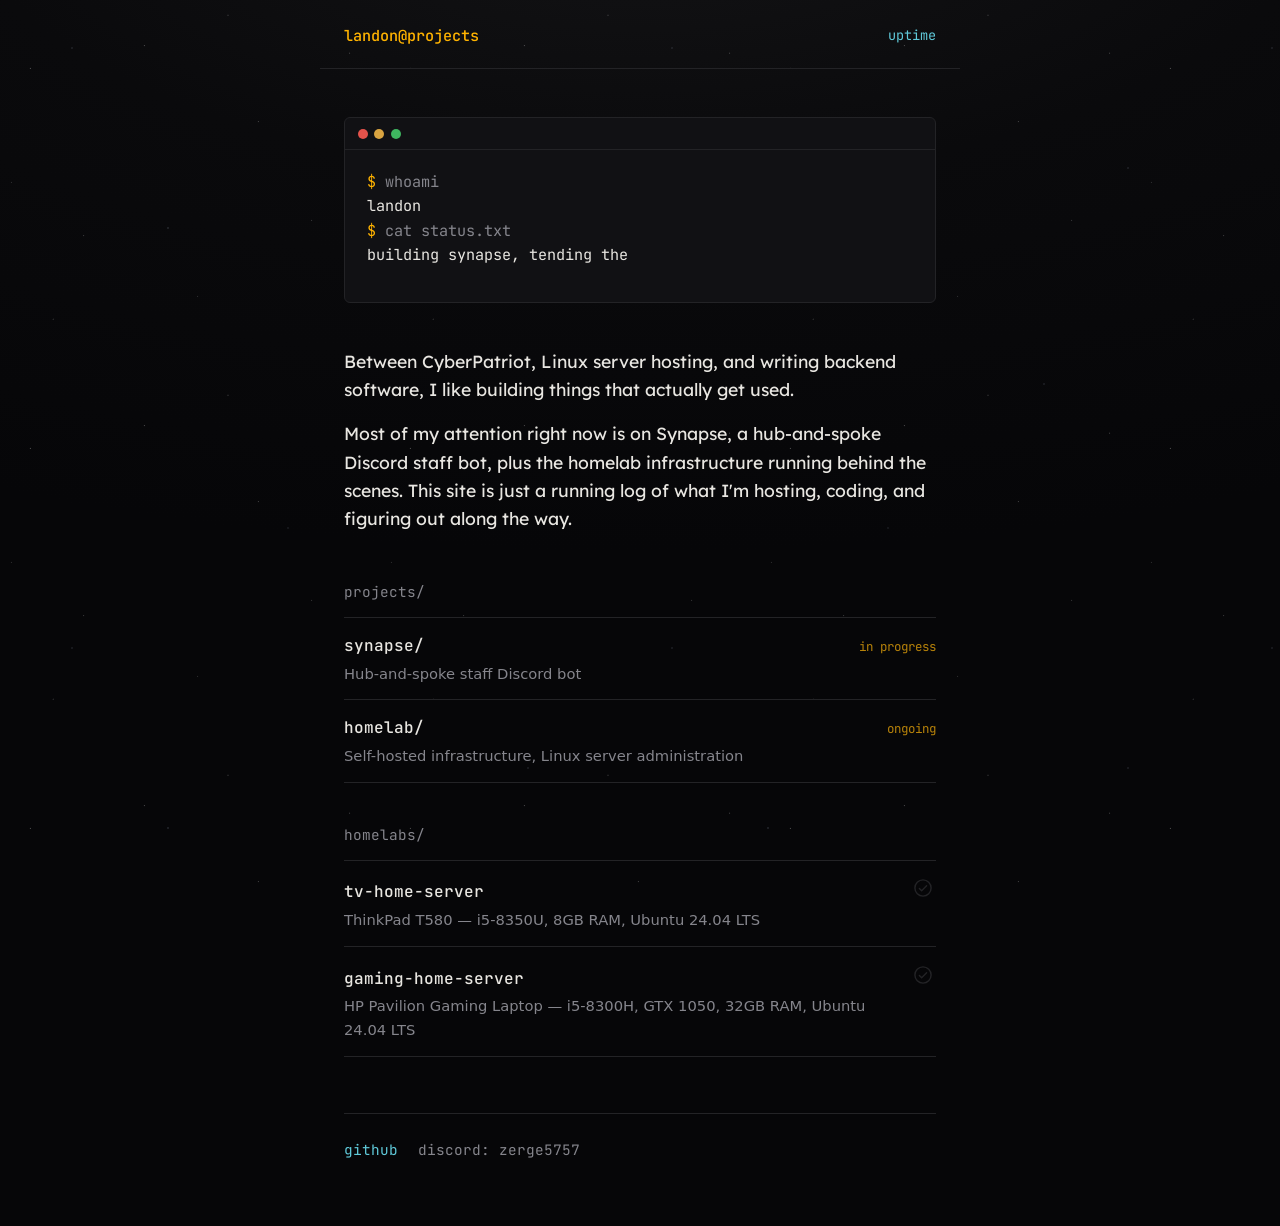
<file: index.html>
<!DOCTYPE html>
<html lang="en">
<head>
<meta charset="UTF-8">
<meta name="viewport" content="width=device-width, initial-scale=1.0">
<title>Landon Projects</title>
<meta name="description" content="Landon — backend software, Linux hosting, and Discord bots.">
<meta name="theme-color" content="#0a0a0c">
<link rel="icon" href="data:image/svg+xml,%3Csvg xmlns='http://www.w3.org/2000/svg' viewBox='0 0 32 32'%3E%3Crect width='32' height='32' rx='6' fill='%230a0a0c'/%3E%3Ctext x='7' y='23' font-family='monospace' font-size='20' fill='%23ffb300'%3E%3E%3C/text%3E%3C/svg%3E">
<meta property="og:title" content="Landon Projects">
<meta property="og:description" content="Landon — backend software, Linux hosting, and Discord bots.">
<meta property="og:type" content="website">
<meta property="og:url" content="https://landonprojects.com">
<meta name="twitter:card" content="summary">
<meta name="twitter:title" content="Landon Projects">
<meta name="twitter:description" content="Landon — backend software, Linux hosting, and Discord bots.">
<link rel="preconnect" href="https://fonts.googleapis.com">
<link rel="preconnect" href="https://fonts.gstatic.com" crossorigin>
<link href="https://fonts.googleapis.com/css2?family=JetBrains+Mono:wght@400;500;700&family=Lexend:wght@400;500&display=swap" rel="stylesheet">
<!-- Cloudflare Web Analytics: paste the <script defer src="https://static.cloudflareinsights.com/..."> snippet here -->
<style>
  :root {
    --bg: #0a0a0c;
    --bg-raised: #111114;
    --border: #232326;
    --amber: #ffb300;
    --amber-dim: #b8830a;
    --cyan: #5fc9d9;
    --text: #e8e6e1;
    --muted: #85858c;
    --mono: 'JetBrains Mono', ui-monospace, monospace;
    --accent: 'Lexend', system-ui, sans-serif;
    --sans: system-ui, sans-serif;
  }

  * { box-sizing: border-box; }

  html { color-scheme: dark; }

  body {
    margin: 0;
    position: relative;
    background: radial-gradient(ellipse 120% 55% at 50% -10%, #141416 0%, #0a0a0c 45%, #060608 100%);
    color: var(--text);
    font-family: var(--sans);
    line-height: 1.6;
    -webkit-font-smoothing: antialiased;
    min-height: 100vh;
  }

  body::before,
  body::after {
    content: '';
    position: fixed;
    inset: 0;
    pointer-events: none;
    z-index: 0;
  }

  body::before {
    background-image:
      radial-gradient(1px 1px at 8% 18%, rgba(255,255,255,0.55), transparent 100%),
      radial-gradient(1px 1px at 22% 62%, rgba(255,255,255,0.4), transparent 100%),
      radial-gradient(1px 1px at 38% 12%, rgba(255,255,255,0.5), transparent 100%),
      radial-gradient(1px 1px at 52% 78%, rgba(255,255,255,0.3), transparent 100%),
      radial-gradient(1px 1px at 68% 32%, rgba(255,255,255,0.45), transparent 100%),
      radial-gradient(1px 1px at 82% 58%, rgba(255,255,255,0.35), transparent 100%),
      radial-gradient(1px 1px at 14% 84%, rgba(255,255,255,0.4), transparent 100%),
      radial-gradient(1px 1px at 92% 14%, rgba(255,255,255,0.45), transparent 100%),
      radial-gradient(1px 1px at 3% 48%, rgba(255,255,255,0.3), transparent 100%),
      radial-gradient(1px 1px at 60% 4%, rgba(255,255,255,0.45), transparent 100%);
    background-repeat: repeat;
    background-size: 380px 380px;
    opacity: 0.55;
  }

  body::after {
    background-image:
      radial-gradient(1.5px 1.5px at 28% 38%, rgba(210,225,255,0.5), transparent 100%),
      radial-gradient(1.5px 1.5px at 74% 64%, rgba(210,225,255,0.4), transparent 100%),
      radial-gradient(1.5px 1.5px at 48% 88%, rgba(210,225,255,0.35), transparent 100%),
      radial-gradient(1.5px 1.5px at 12% 8%, rgba(210,225,255,0.4), transparent 100%),
      radial-gradient(1.5px 1.5px at 88% 28%, rgba(210,225,255,0.4), transparent 100%);
    background-repeat: repeat;
    background-size: 600px 600px;
    opacity: 0.4;
  }

  a { color: var(--cyan); text-decoration: none; border-bottom: 1px solid transparent; }
  a:hover, a:focus-visible { border-bottom-color: var(--cyan); }
  a:focus-visible, button:focus-visible { outline: 2px solid var(--amber); outline-offset: 3px; }

  .wrap {
    position: relative;
    z-index: 1;
    max-width: 640px;
    margin: 0 auto;
    padding: 3rem 1.5rem 4rem;
  }

  /* ---------- topbar ---------- */

  .topbar {
    position: relative;
    z-index: 1;
    max-width: 640px;
    margin: 0 auto;
    padding: 1.5rem 1.5rem 1.25rem;
    display: flex;
    align-items: center;
    justify-content: space-between;
    border-bottom: 1px solid var(--border);
  }

  .brand {
    font-family: var(--mono);
    font-size: 0.95rem;
    font-weight: 500;
    color: var(--amber);
    border-bottom: none;
  }

  .brand:hover, .brand:focus-visible { border-bottom: none; opacity: 0.8; }

  .topnav {
    display: flex;
    gap: 1.25rem;
    font-family: var(--mono);
    font-size: 0.85rem;
  }

  /* ---------- terminal hero ---------- */

  .terminal {
    background: var(--bg-raised);
    border: 1px solid var(--border);
    border-radius: 6px;
    overflow: hidden;
    font-family: var(--mono);
    font-size: 0.95rem;
  }

  .terminal-bar {
    display: flex;
    gap: 0.4rem;
    padding: 0.65rem 0.8rem;
    border-bottom: 1px solid var(--border);
  }

  .dot {
    width: 10px;
    height: 10px;
    border-radius: 50%;
    transition: transform 0.15s ease, box-shadow 0.15s ease;
  }

  .dot:hover { transform: scale(1.25); }

  .dot--red { background: #e5534b; }
  .dot--red:hover { box-shadow: 0 0 6px 1px rgba(229, 83, 75, 0.65); }

  .dot--yellow { background: #d9a441; }
  .dot--yellow:hover { box-shadow: 0 0 6px 1px rgba(217, 164, 65, 0.65); }

  .dot--green { background: #3fb660; }
  .dot--green:hover { box-shadow: 0 0 6px 1px rgba(63, 182, 96, 0.65); }

  .terminal-body {
    padding: 1.25rem 1.4rem 1.5rem;
    min-height: 9.5rem;
    white-space: pre-wrap;
    word-break: break-word;
  }

  .prompt { color: var(--amber); }
  .out { color: var(--text); }
  .dim { color: var(--muted); }

  .cursor {
    display: inline-block;
    width: 0.55em;
    height: 1em;
    background: var(--amber);
    vertical-align: text-bottom;
    animation: blink 1s steps(1) infinite;
  }

  @keyframes blink { 50% { opacity: 0; } }

  /* ---------- about ---------- */

  .about {
    margin-top: 2.75rem;
    font-family: var(--accent);
    font-size: 1.1rem;
    font-weight: 400;
    color: var(--text);
  }

  .about p { margin: 0 0 1rem; max-width: 62ch; }
  .about p:last-child { margin-bottom: 0; }

  /* ---------- projects ---------- */

  .projects { margin-top: 3rem; }

  .now { margin-top: 2.5rem; }

  /* ---------- status checkmark ---------- */

  .status-btn {
    position: relative;
    display: inline-flex;
    align-items: center;
    justify-content: center;
    width: 26px;
    height: 26px;
    padding: 0;
    border: none;
    background: none;
    cursor: pointer;
    flex-shrink: 0;
    -webkit-tap-highlight-color: transparent;
  }

  .status-icon {
    width: 18px;
    height: 18px;
  }

  .status-icon circle,
  .status-icon path {
    fill: none;
    stroke: var(--border);
    stroke-width: 1.6;
    stroke-linecap: round;
    stroke-linejoin: round;
    transition: stroke 0.2s ease;
  }

  .status-btn[data-status="up"] .status-icon circle,
  .status-btn[data-status="up"] .status-icon path { stroke: #3fb660; }

  .status-btn[data-status="down"] .status-icon circle,
  .status-btn[data-status="down"] .status-icon path { stroke: #e5534b; }

  .status-btn[data-status="late"] .status-icon circle,
  .status-btn[data-status="late"] .status-icon path { stroke: #d9a441; }

  .status-tip {
    position: absolute;
    bottom: calc(100% + 8px);
    right: 0;
    background: var(--bg-raised);
    border: 1px solid var(--border);
    color: var(--text);
    font-family: var(--mono);
    font-size: 0.75rem;
    white-space: nowrap;
    padding: 0.35rem 0.6rem;
    border-radius: 4px;
    opacity: 0;
    visibility: hidden;
    transform: translateY(4px);
    transition: opacity 0.15s ease, transform 0.15s ease, visibility 0.15s;
    pointer-events: none;
    z-index: 2;
  }

  .status-btn:hover .status-tip,
  .status-btn:focus-visible .status-tip,
  .status-btn.show-tip .status-tip {
    opacity: 1;
    visibility: visible;
    transform: translateY(0);
  }

  .section-heading {
    font-family: var(--mono);
    font-size: 0.9rem;
    color: var(--muted);
    margin: 0 0 0.9rem;
  }

  .project-row {
    display: flex;
    align-items: baseline;
    justify-content: space-between;
    gap: 1rem;
    padding: 0.9rem 0;
    border-top: 1px solid var(--border);
  }

  .project-row:last-child { border-bottom: 1px solid var(--border); }

  .project-name {
    font-family: var(--mono);
    font-weight: 500;
    color: var(--text);
  }

  .project-desc {
    color: var(--muted);
    font-size: 0.92rem;
    margin-top: 0.2rem;
  }

  .project-status {
    font-family: var(--mono);
    font-size: 0.78rem;
    color: var(--amber-dim);
    white-space: nowrap;
    flex-shrink: 0;
  }

  /* ---------- footer ---------- */

  footer {
    margin-top: 3.5rem;
    padding-top: 1.5rem;
    border-top: 1px solid var(--border);
    display: flex;
    flex-wrap: wrap;
    gap: 1.25rem;
    font-family: var(--mono);
    font-size: 0.9rem;
  }

  .footer-item { color: var(--muted); }

  .sr-only {
    position: absolute;
    width: 1px;
    height: 1px;
    padding: 0;
    margin: -1px;
    overflow: hidden;
    clip: rect(0, 0, 0, 0);
    white-space: nowrap;
    border: 0;
  }

  @media (max-width: 480px) {
    .wrap { padding: 3rem 1.25rem 3rem; }
    .topbar { padding: 1.25rem 1.25rem 1rem; }
    .project-row { flex-direction: column; gap: 0.15rem; }
  }

  @media (prefers-reduced-motion: reduce) {
    .cursor { animation: none; }
    .dot:hover { transform: none; }
  }
</style>
</head>
<body>

<header class="topbar">
  <a class="brand" href="/">landon@projects</a>
  <nav class="topnav" aria-label="Primary">
    <a href="/uptime.html">uptime</a>
  </nav>
</header>

<div class="wrap">

  <div class="terminal">
    <div class="terminal-bar">
      <span class="dot dot--red"></span><span class="dot dot--yellow"></span><span class="dot dot--green"></span>
    </div>
    <div class="terminal-body" id="term" aria-hidden="true"></div>
  </div>
  <p class="sr-only">Landon. Building Synapse and tending the homelab — more soon.</p>

  <div class="about">
    <p>Between CyberPatriot, Linux server hosting, and writing backend software, I like building things that actually get used.</p>
    <p>Most of my attention right now is on Synapse, a hub-and-spoke Discord staff bot, plus the homelab infrastructure running behind the scenes. This site is just a running log of what I'm hosting, coding, and figuring out along the way.</p>
  </div>

  <div class="projects">
    <p class="section-heading">projects/</p>
    <div class="project-row">
      <div>
        <div class="project-name">synapse/</div>
        <div class="project-desc">Hub-and-spoke staff Discord bot</div>
      </div>
      <div class="project-status">in progress</div>
    </div>
    <div class="project-row">
      <div>
        <div class="project-name">homelab/</div>
        <div class="project-desc">Self-hosted infrastructure, Linux server administration</div>
      </div>
      <div class="project-status">ongoing</div>
    </div>
  </div>

  <div class="now">
    <p class="section-heading">homelabs/</p>
    <div class="project-row">
      <div>
        <div class="project-name">tv-home-server</div>
        <div class="project-desc">ThinkPad T580 — i5-8350U, 8GB RAM, Ubuntu 24.04 LTS</div>
      </div>
      <button class="status-btn" type="button" data-status="unknown" data-key="tv" aria-label="Status: checking">
        <svg class="status-icon" viewBox="0 0 20 20" aria-hidden="true">
          <circle cx="10" cy="10" r="9"></circle>
          <path d="M6 10.5l2.5 2.5L14 7.5"></path>
        </svg>
        <span class="status-tip" role="tooltip">Checking…</span>
      </button>
    </div>
    <div class="project-row">
      <div>
        <div class="project-name">gaming-home-server</div>
        <div class="project-desc">HP Pavilion Gaming Laptop — i5-8300H, GTX 1050, 32GB RAM, Ubuntu 24.04 LTS</div>
      </div>
      <button class="status-btn" type="button" data-status="unknown" data-key="gaming" aria-label="Status: checking">
        <svg class="status-icon" viewBox="0 0 20 20" aria-hidden="true">
          <circle cx="10" cy="10" r="9"></circle>
          <path d="M6 10.5l2.5 2.5L14 7.5"></path>
        </svg>
        <span class="status-tip" role="tooltip">Checking…</span>
      </button>
    </div>
  </div>

  <footer>
    <a href="https://github.com/Gameswithlandon" target="_blank" rel="noopener">github</a>
    <span class="footer-item">discord: zerge5757</span>
  </footer>

</div>

<script>
  const lines = [
    { type: 'prompt', text: 'whoami' },
    { type: 'out',    text: 'landon' },
    { type: 'prompt', text: 'cat status.txt' },
    { type: 'out',    text: 'building synapse, tending the homelab — more soon' },
  ];

  const term = document.getElementById('term');
  const reduceMotion = window.matchMedia('(prefers-reduced-motion: reduce)').matches;

  function render(instant) {
    term.innerHTML = '';
    if (instant) {
      lines.forEach(l => appendLine(l, true));
      appendCursorLine();
      return;
    }
    typeSequence();
  }

  function appendLine(l, instant) {
    const row = document.createElement('div');
    if (l.type === 'prompt') {
      row.innerHTML = '<span class="prompt">$</span> <span class="dim">' + l.text + '</span>';
    } else {
      row.innerHTML = '<span class="out">' + l.text + '</span>';
    }
    term.appendChild(row);
  }

  function appendCursorLine() {
    const row = document.createElement('div');
    row.innerHTML = '<span class="prompt">$</span> <span class="cursor"></span>';
    term.appendChild(row);
  }

  async function typeSequence() {
    for (const l of lines) {
      const row = document.createElement('div');
      term.appendChild(row);
      if (l.type === 'prompt') {
        row.innerHTML = '<span class="prompt">$</span> <span class="dim"></span>';
        const target = row.querySelector('.dim');
        await typeInto(target, l.text, 28);
        await sleep(220);
      } else {
        row.innerHTML = '<span class="out"></span>';
        const target = row.querySelector('.out');
        await typeInto(target, l.text, 12);
        await sleep(160);
      }
    }
    appendCursorLine();
  }

  function typeInto(el, text, speed) {
    return new Promise(resolve => {
      let i = 0;
      const id = setInterval(() => {
        el.textContent = text.slice(0, ++i);
        if (i >= text.length) { clearInterval(id); resolve(); }
      }, speed);
    });
  }

  function sleep(ms) { return new Promise(r => setTimeout(r, ms)); }

  render(reduceMotion);

  async function loadStatus(key, url) {
    const btn = document.querySelector('.status-btn[data-key="' + key + '"]');
    const tip = btn.querySelector('.status-tip');
    try {
      const res = await fetch(url, { cache: 'no-store' });
      if (!res.ok) throw new Error('bad response');
      const data = await res.json();
      const label = data.status === 'up' ? 'Up' : data.status === 'down' ? 'Down' : 'Late';
      btn.dataset.status = data.status;
      tip.textContent = label;
      btn.setAttribute('aria-label', 'Status: ' + label);
    } catch (err) {
      btn.dataset.status = 'unknown';
      tip.textContent = 'Status unavailable';
      btn.setAttribute('aria-label', 'Status unavailable');
    }
  }

  loadStatus('tv', 'https://healthchecks.io/b/2/485c571d-6160-4fbe-991f-352c698fd121.json');
  loadStatus('gaming', 'https://healthchecks.io/b/2/1d405c80-7b74-495e-ab53-1682a0df8ab9.json');

  document.querySelectorAll('.status-btn').forEach(function (btn) {
    btn.addEventListener('click', function () {
      const isOpen = btn.classList.contains('show-tip');
      document.querySelectorAll('.status-btn.show-tip').forEach(function (b) { b.classList.remove('show-tip'); });
      if (!isOpen) btn.classList.add('show-tip');
    });
  });

  document.addEventListener('click', function (e) {
    if (!e.target.closest('.status-btn')) {
      document.querySelectorAll('.status-btn.show-tip').forEach(function (b) { b.classList.remove('show-tip'); });
    }
  });
</script>

</body>
</html>
</file>
